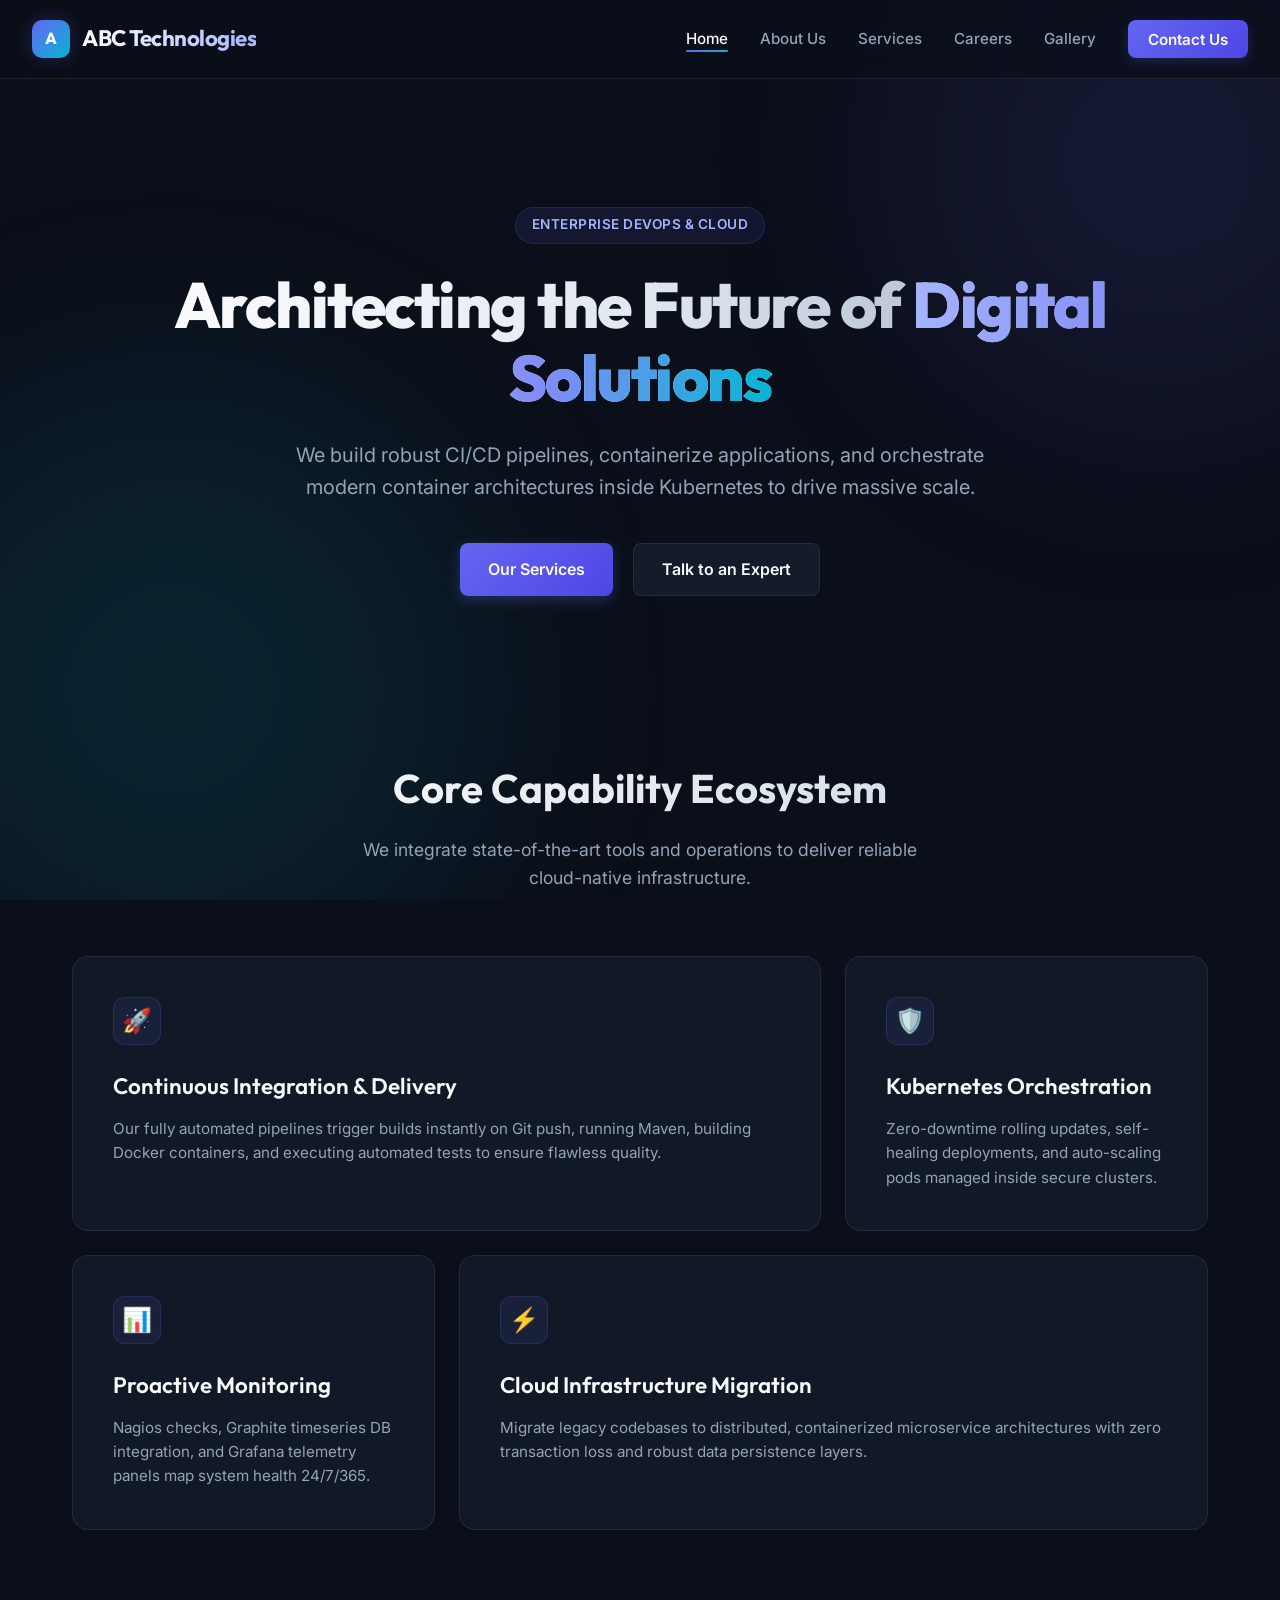
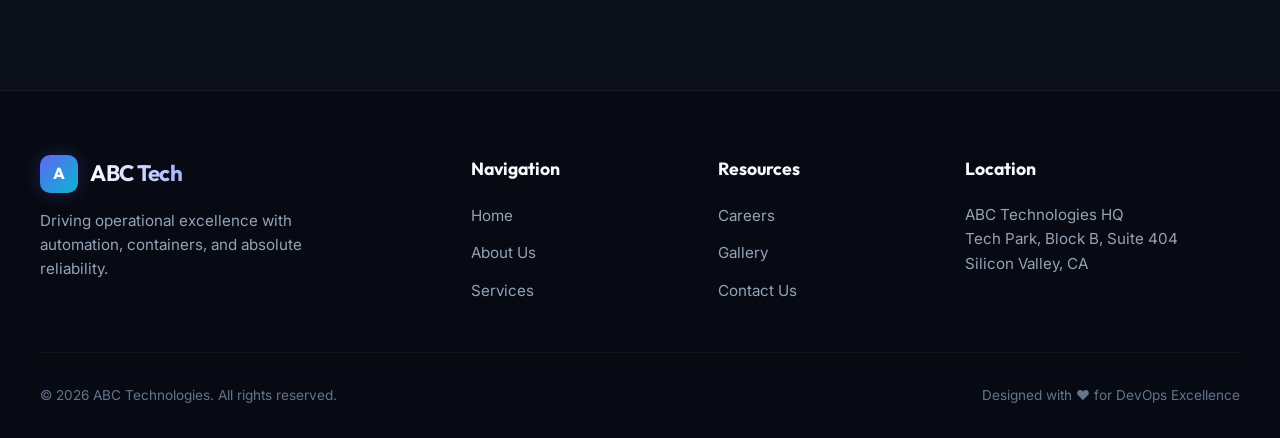
<file: website/index.html>
<!DOCTYPE html>
<html lang="en">
<head>
  <meta charset="UTF-8">
  <meta name="viewport" content="width=device-width, initial-scale=1.0">
  <title>ABC Technologies | Elevating Enterprises</title>
  <meta name="description" content="Next-generation DevOps and cloud computing services for modern enterprise operations.">
  <link rel="stylesheet" href="css/style.css">
</head>
<body>
  <div class="glow-background">
    <div class="glow-orb orb-1"></div>
    <div class="glow-orb orb-2"></div>
  </div>

  <header>
    <a href="index.html" class="logo">
      <div class="logo-icon">A</div>
      <span class="logo-text">ABC Technologies</span>
    </a>
    <button class="mobile-menu-btn" aria-label="Toggle Menu">&#9776;</button>
    <nav>
      <ul>
        <li><a href="index.html" class="active">Home</a></li>
        <li><a href="about.html">About Us</a></li>
        <li><a href="services.html">Services</a></li>
        <li><a href="careers.html">Careers</a></li>
        <li><a href="gallery.html">Gallery</a></li>
        <li><a href="contact.html" class="nav-cta">Contact Us</a></li>
      </ul>
    </nav>
  </header>

  <main>
    <section class="hero">
      <span class="hero-tag">Enterprise DevOps & Cloud</span>
      <h1>Architecting the Future of <span>Digital Solutions</span></h1>
      <p>We build robust CI/CD pipelines, containerize applications, and orchestrate modern container architectures inside Kubernetes to drive massive scale.</p>
      <div class="hero-ctas">
        <a href="services.html" class="btn btn-primary">Our Services</a>
        <a href="contact.html" class="btn btn-secondary">Talk to an Expert</a>
      </div>
    </section>

    <section class="section-container">
      <div class="section-header">
        <h2 class="section-title">Core Capability Ecosystem</h2>
        <p class="section-subtitle">We integrate state-of-the-art tools and operations to deliver reliable cloud-native infrastructure.</p>
      </div>

      <div class="bento-grid">
        <div class="bento-card large">
          <div class="card-icon">🚀</div>
          <h3 class="card-title">Continuous Integration & Delivery</h3>
          <p class="card-desc">Our fully automated pipelines trigger builds instantly on Git push, running Maven, building Docker containers, and executing automated tests to ensure flawless quality.</p>
        </div>
        <div class="bento-card">
          <div class="card-icon">🛡️</div>
          <h3 class="card-title">Kubernetes Orchestration</h3>
          <p class="card-desc">Zero-downtime rolling updates, self-healing deployments, and auto-scaling pods managed inside secure clusters.</p>
        </div>
        <div class="bento-card">
          <div class="card-icon">📊</div>
          <h3 class="card-title">Proactive Monitoring</h3>
          <p class="card-desc">Nagios checks, Graphite timeseries DB integration, and Grafana telemetry panels map system health 24/7/365.</p>
        </div>
        <div class="bento-card large">
          <div class="card-icon">⚡</div>
          <h3 class="card-title">Cloud Infrastructure Migration</h3>
          <p class="card-desc">Migrate legacy codebases to distributed, containerized microservice architectures with zero transaction loss and robust data persistence layers.</p>
        </div>
      </div>
    </section>
  </main>

  <footer>
    <div class="footer-content">
      <div class="footer-brand">
        <a href="index.html" class="logo">
          <div class="logo-icon">A</div>
          <span class="logo-text">ABC Tech</span>
        </a>
        <p>Driving operational excellence with automation, containers, and absolute reliability.</p>
      </div>
      <div class="footer-links">
        <h4>Navigation</h4>
        <ul>
          <li><a href="index.html">Home</a></li>
          <li><a href="about.html">About Us</a></li>
          <li><a href="services.html">Services</a></li>
        </ul>
      </div>
      <div class="footer-links">
        <h4>Resources</h4>
        <ul>
          <li><a href="careers.html">Careers</a></li>
          <li><a href="gallery.html">Gallery</a></li>
          <li><a href="contact.html">Contact Us</a></li>
        </ul>
      </div>
      <div class="footer-links">
        <h4>Location</h4>
        <p style="color: var(--text-secondary); font-size: 0.95rem;">
          ABC Technologies HQ<br>
          Tech Park, Block B, Suite 404<br>
          Silicon Valley, CA
        </p>
      </div>
    </div>
    <div class="footer-bottom">
      <p>&copy; <span id="current-year"></span> ABC Technologies. All rights reserved.</p>
      <p>Designed with ❤️ for DevOps Excellence</p>
    </div>
  </footer>

  <script src="js/main.js"></script>
</body>
</html>
</file>
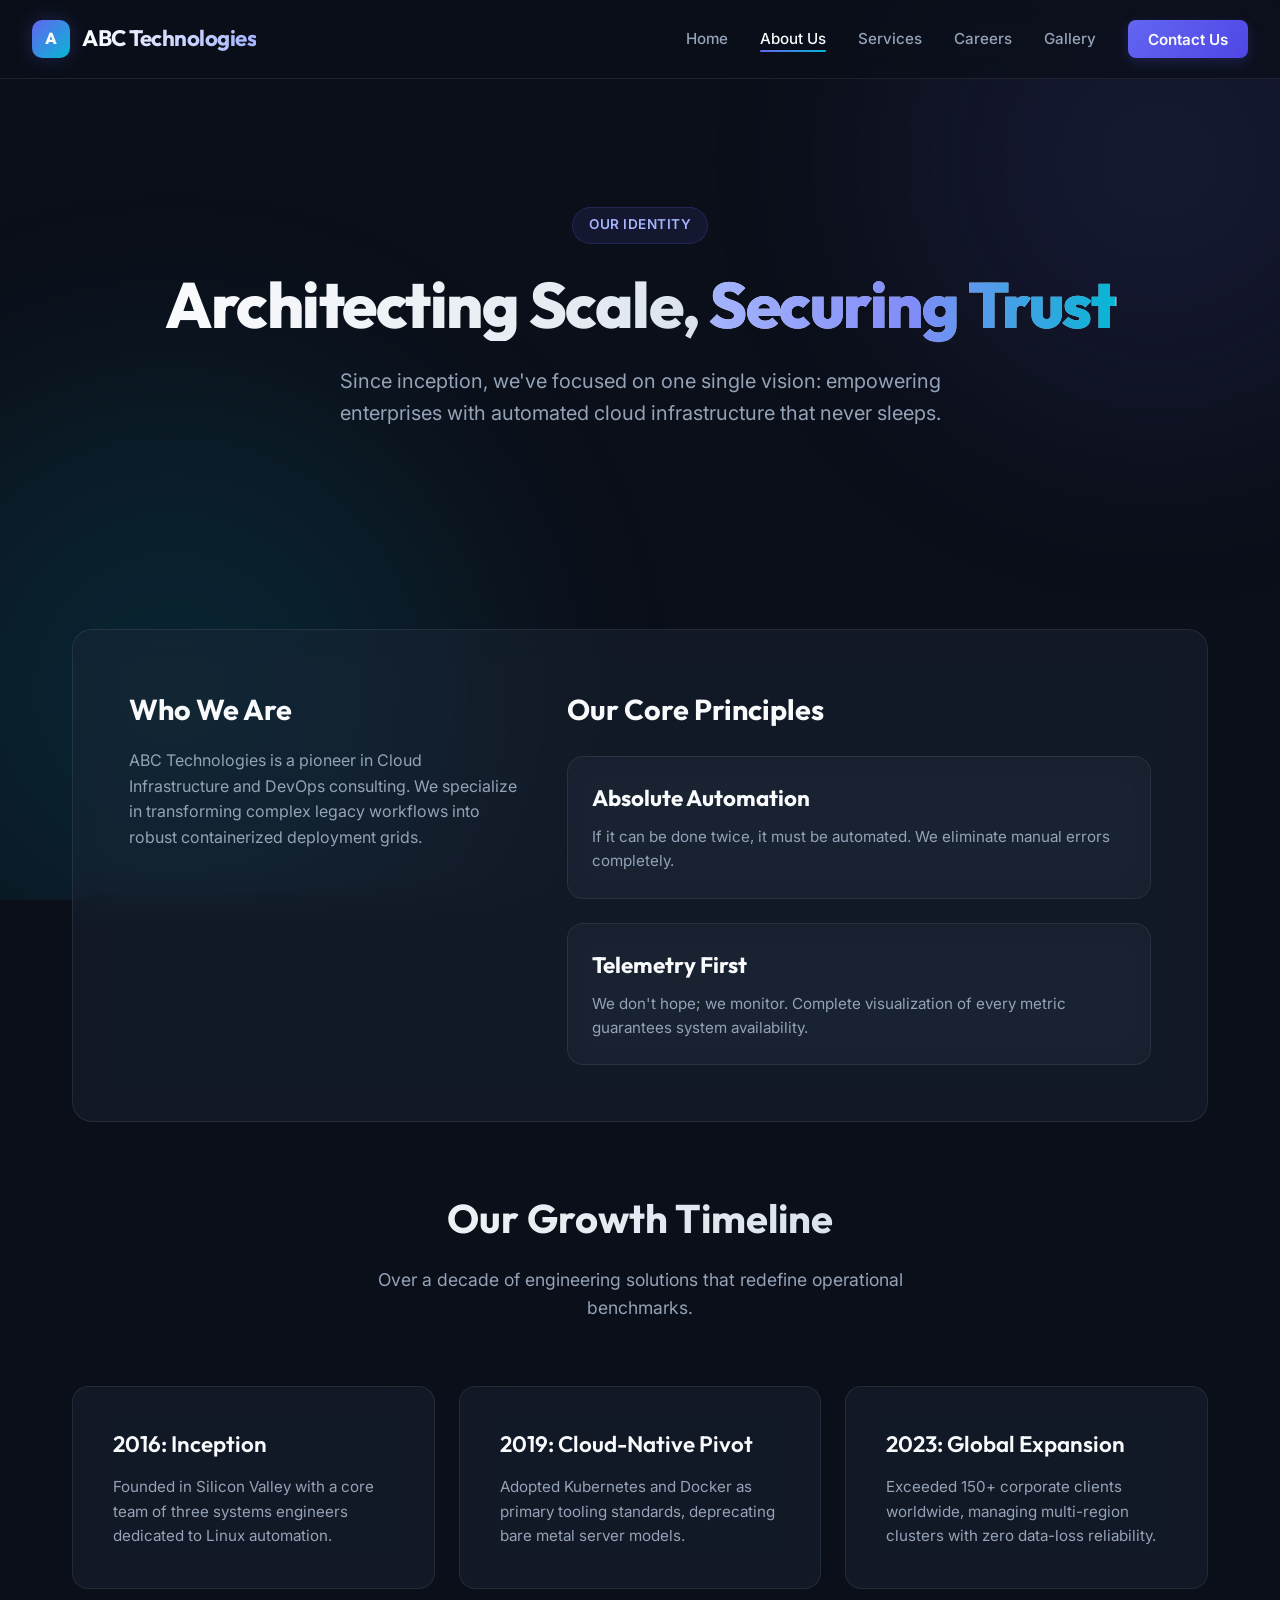
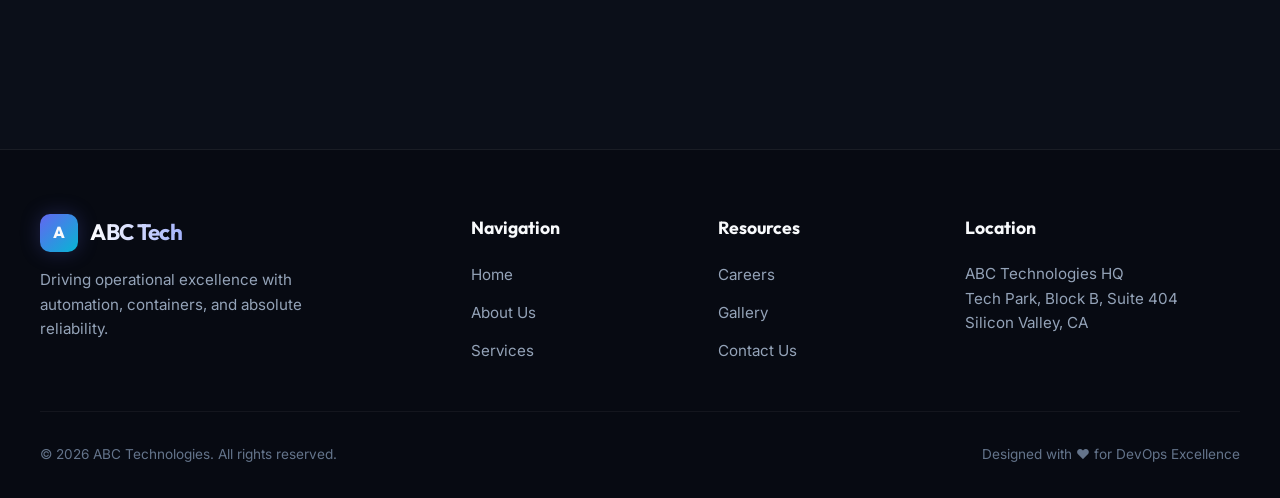
<file: website/about.html>
<!DOCTYPE html>
<html lang="en">
<head>
  <meta charset="UTF-8">
  <meta name="viewport" content="width=device-width, initial-scale=1.0">
  <title>About Us | ABC Technologies</title>
  <meta name="description" content="Learn about ABC Technologies, our journey, mission, values, and leadership.">
  <link rel="stylesheet" href="css/style.css">
</head>
<body>
  <div class="glow-background">
    <div class="glow-orb orb-1"></div>
    <div class="glow-orb orb-2"></div>
  </div>

  <header>
    <a href="index.html" class="logo">
      <div class="logo-icon">A</div>
      <span class="logo-text">ABC Technologies</span>
    </a>
    <button class="mobile-menu-btn" aria-label="Toggle Menu">&#9776;</button>
    <nav>
      <ul>
        <li><a href="index.html">Home</a></li>
        <li><a href="about.html" class="active">About Us</a></li>
        <li><a href="services.html">Services</a></li>
        <li><a href="careers.html">Careers</a></li>
        <li><a href="gallery.html">Gallery</a></li>
        <li><a href="contact.html" class="nav-cta">Contact Us</a></li>
      </ul>
    </nav>
  </header>

  <main>
    <section class="hero">
      <span class="hero-tag">Our Identity</span>
      <h1>Architecting Scale, <span>Securing Trust</span></h1>
      <p>Since inception, we've focused on one single vision: empowering enterprises with automated cloud infrastructure that never sleeps.</p>
    </section>

    <section class="section-container">
      <div class="contact-container" style="margin-bottom: 4rem;">
        <div class="contact-info-panel">
          <h3>Who We Are</h3>
          <p style="color: var(--text-secondary); margin-top: 1rem;">ABC Technologies is a pioneer in Cloud Infrastructure and DevOps consulting. We specialize in transforming complex legacy workflows into robust containerized deployment grids.</p>
        </div>
        <div>
          <h3 style="font-family: var(--font-title); font-size: 1.8rem; margin-bottom: 1.5rem;">Our Core Principles</h3>
          <div class="jobs-list">
            <div class="job-card" style="padding: 1.5rem;">
              <div class="job-info">
                <h3>Absolute Automation</h3>
                <p style="color: var(--text-secondary); font-size: 0.95rem;">If it can be done twice, it must be automated. We eliminate manual errors completely.</p>
              </div>
            </div>
            <div class="job-card" style="padding: 1.5rem;">
              <div class="job-info">
                <h3>Telemetry First</h3>
                <p style="color: var(--text-secondary); font-size: 0.95rem;">We don't hope; we monitor. Complete visualization of every metric guarantees system availability.</p>
              </div>
            </div>
          </div>
        </div>
      </div>

      <div class="section-header">
        <h2 class="section-title">Our Growth Timeline</h2>
        <p class="section-subtitle">Over a decade of engineering solutions that redefine operational benchmarks.</p>
      </div>

      <div class="bento-grid">
        <div class="bento-card">
          <h3 class="card-title">2016: Inception</h3>
          <p class="card-desc">Founded in Silicon Valley with a core team of three systems engineers dedicated to Linux automation.</p>
        </div>
        <div class="bento-card">
          <h3 class="card-title">2019: Cloud-Native Pivot</h3>
          <p class="card-desc">Adopted Kubernetes and Docker as primary tooling standards, deprecating bare metal server models.</p>
        </div>
        <div class="bento-card">
          <h3 class="card-title">2023: Global Expansion</h3>
          <p class="card-desc">Exceeded 150+ corporate clients worldwide, managing multi-region clusters with zero data-loss reliability.</p>
        </div>
      </div>
    </section>
  </main>

  <footer>
    <div class="footer-content">
      <div class="footer-brand">
        <a href="index.html" class="logo">
          <div class="logo-icon">A</div>
          <span class="logo-text">ABC Tech</span>
        </a>
        <p>Driving operational excellence with automation, containers, and absolute reliability.</p>
      </div>
      <div class="footer-links">
        <h4>Navigation</h4>
        <ul>
          <li><a href="index.html">Home</a></li>
          <li><a href="about.html">About Us</a></li>
          <li><a href="services.html">Services</a></li>
        </ul>
      </div>
      <div class="footer-links">
        <h4>Resources</h4>
        <ul>
          <li><a href="careers.html">Careers</a></li>
          <li><a href="gallery.html">Gallery</a></li>
          <li><a href="contact.html">Contact Us</a></li>
        </ul>
      </div>
      <div class="footer-links">
        <h4>Location</h4>
        <p style="color: var(--text-secondary); font-size: 0.95rem;">
          ABC Technologies HQ<br>
          Tech Park, Block B, Suite 404<br>
          Silicon Valley, CA
        </p>
      </div>
    </div>
    <div class="footer-bottom">
      <p>&copy; <span id="current-year"></span> ABC Technologies. All rights reserved.</p>
      <p>Designed with ❤️ for DevOps Excellence</p>
    </div>
  </footer>

  <script src="js/main.js"></script>
</body>
</html>
</file>
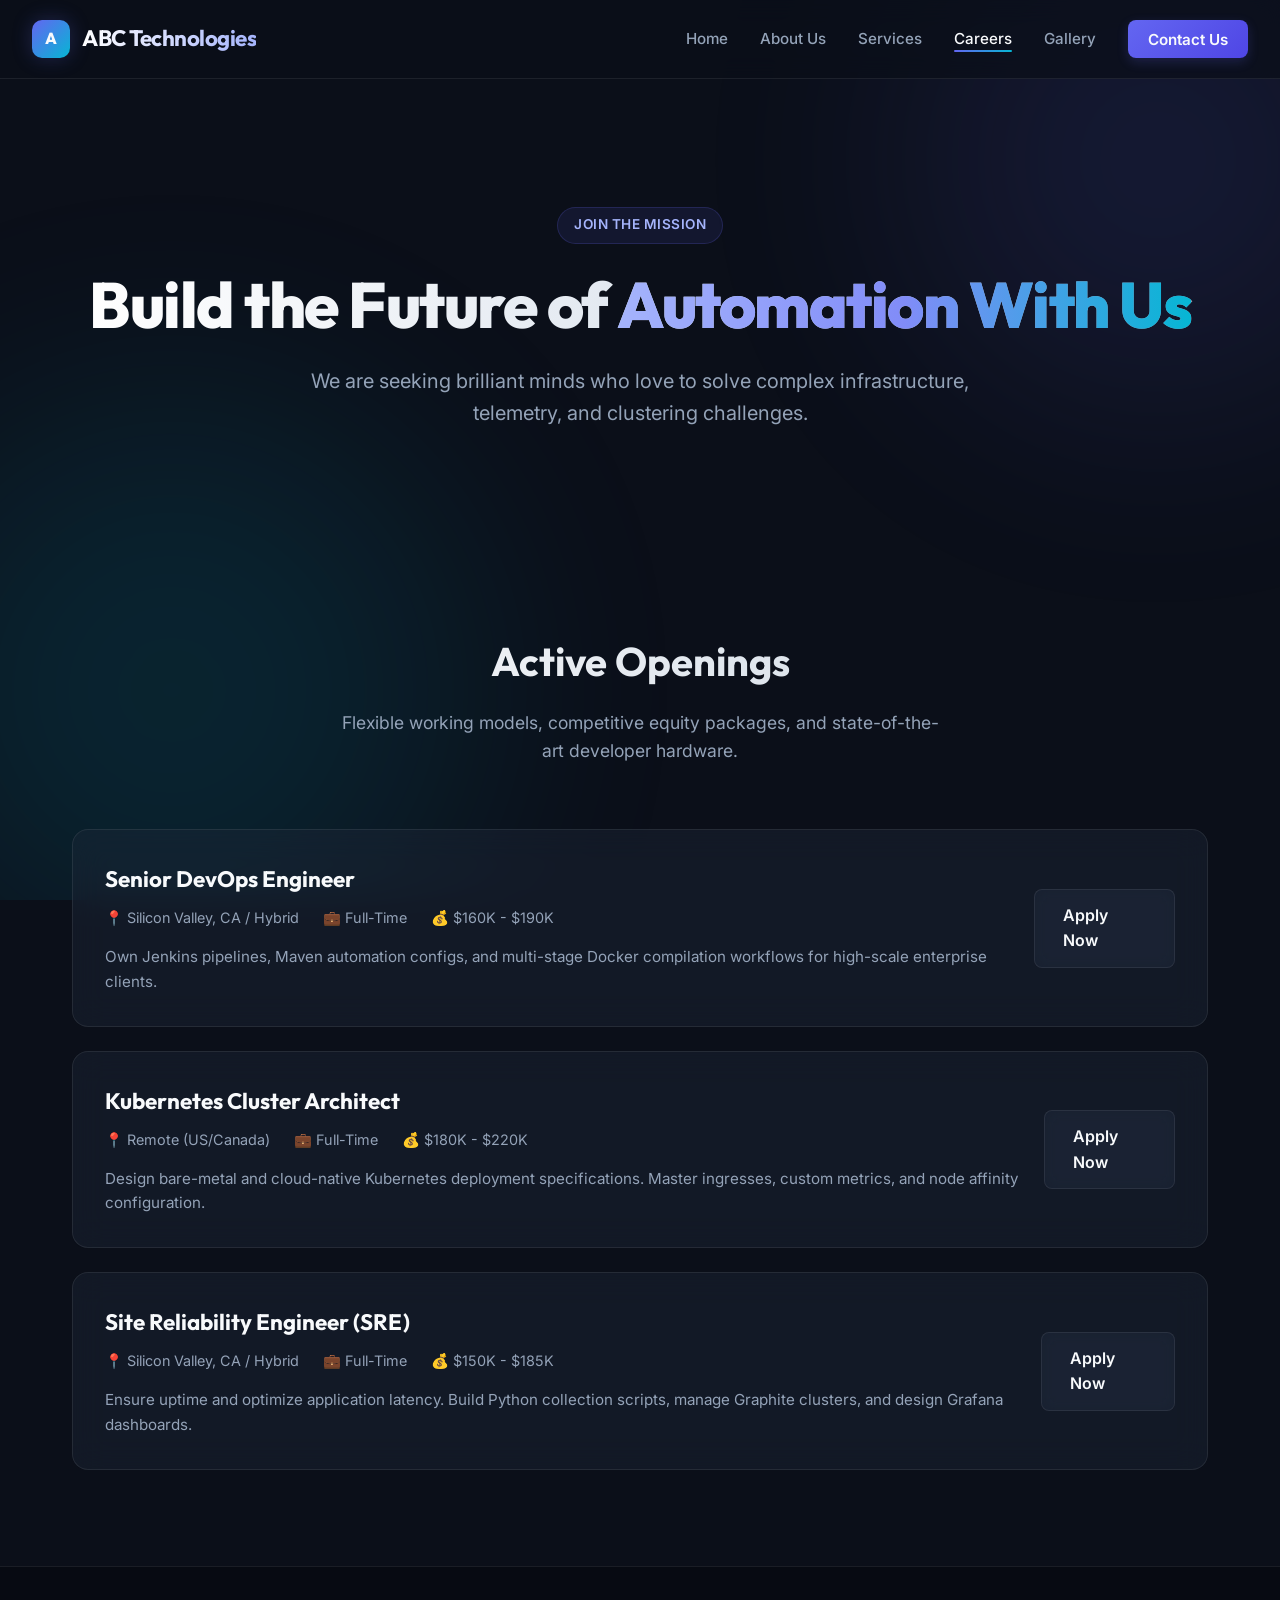
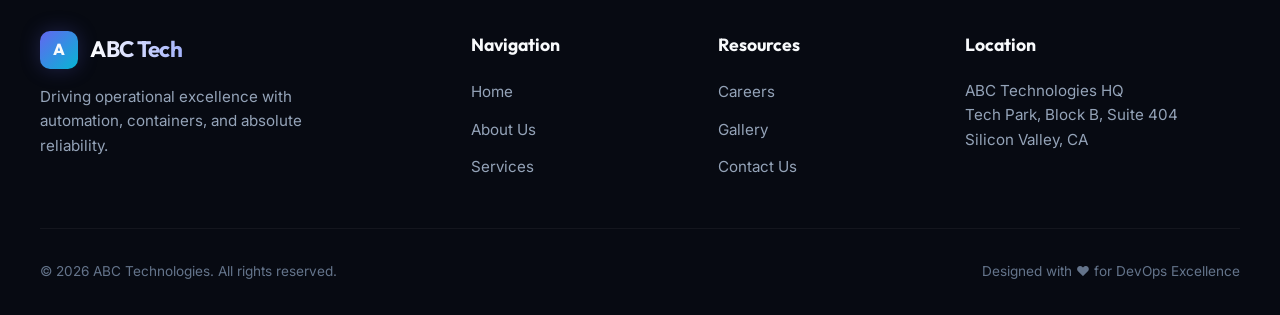
<file: website/careers.html>
<!DOCTYPE html>
<html lang="en">
<head>
  <meta charset="UTF-8">
  <meta name="viewport" content="width=device-width, initial-scale=1.0">
  <title>Careers | ABC Technologies</title>
  <meta name="description" content="Join our world-class engineering team. View our open positions.">
  <link rel="stylesheet" href="css/style.css">
</head>
<body>
  <div class="glow-background">
    <div class="glow-orb orb-1"></div>
    <div class="glow-orb orb-2"></div>
  </div>

  <header>
    <a href="index.html" class="logo">
      <div class="logo-icon">A</div>
      <span class="logo-text">ABC Technologies</span>
    </a>
    <button class="mobile-menu-btn" aria-label="Toggle Menu">&#9776;</button>
    <nav>
      <ul>
        <li><a href="index.html">Home</a></li>
        <li><a href="about.html">About Us</a></li>
        <li><a href="services.html">Services</a></li>
        <li><a href="careers.html" class="active">Careers</a></li>
        <li><a href="gallery.html">Gallery</a></li>
        <li><a href="contact.html" class="nav-cta">Contact Us</a></li>
      </ul>
    </nav>
  </header>

  <main>
    <section class="hero">
      <span class="hero-tag">Join The Mission</span>
      <h1>Build the Future of <span>Automation With Us</span></h1>
      <p>We are seeking brilliant minds who love to solve complex infrastructure, telemetry, and clustering challenges.</p>
    </section>

    <section class="section-container">
      <div class="section-header">
        <h2 class="section-title">Active Openings</h2>
        <p class="section-subtitle">Flexible working models, competitive equity packages, and state-of-the-art developer hardware.</p>
      </div>

      <div class="jobs-list">
        <div class="job-card">
          <div class="job-info">
            <h3>Senior DevOps Engineer</h3>
            <div class="job-meta">
              <span>📍 Silicon Valley, CA / Hybrid</span>
              <span>💼 Full-Time</span>
              <span>💰 $160K - $190K</span>
            </div>
            <p style="color: var(--text-secondary); margin-top: 1rem; font-size: 0.95rem;">Own Jenkins pipelines, Maven automation configs, and multi-stage Docker compilation workflows for high-scale enterprise clients.</p>
          </div>
          <div>
            <a href="contact.html?role=devops" class="btn btn-secondary">Apply Now</a>
          </div>
        </div>

        <div class="job-card">
          <div class="job-info">
            <h3>Kubernetes Cluster Architect</h3>
            <div class="job-meta">
              <span>📍 Remote (US/Canada)</span>
              <span>💼 Full-Time</span>
              <span>💰 $180K - $220K</span>
            </div>
            <p style="color: var(--text-secondary); margin-top: 1rem; font-size: 0.95rem;">Design bare-metal and cloud-native Kubernetes deployment specifications. Master ingresses, custom metrics, and node affinity configuration.</p>
          </div>
          <div>
            <a href="contact.html?role=k8s" class="btn btn-secondary">Apply Now</a>
          </div>
        </div>

        <div class="job-card">
          <div class="job-info">
            <h3>Site Reliability Engineer (SRE)</h3>
            <div class="job-meta">
              <span>📍 Silicon Valley, CA / Hybrid</span>
              <span>💼 Full-Time</span>
              <span>💰 $150K - $185K</span>
            </div>
            <p style="color: var(--text-secondary); margin-top: 1rem; font-size: 0.95rem;">Ensure uptime and optimize application latency. Build Python collection scripts, manage Graphite clusters, and design Grafana dashboards.</p>
          </div>
          <div>
            <a href="contact.html?role=sre" class="btn btn-secondary">Apply Now</a>
          </div>
        </div>
      </div>
    </section>
  </main>

  <footer>
    <div class="footer-content">
      <div class="footer-brand">
        <a href="index.html" class="logo">
          <div class="logo-icon">A</div>
          <span class="logo-text">ABC Tech</span>
        </a>
        <p>Driving operational excellence with automation, containers, and absolute reliability.</p>
      </div>
      <div class="footer-links">
        <h4>Navigation</h4>
        <ul>
          <li><a href="index.html">Home</a></li>
          <li><a href="about.html">About Us</a></li>
          <li><a href="services.html">Services</a></li>
        </ul>
      </div>
      <div class="footer-links">
        <h4>Resources</h4>
        <ul>
          <li><a href="careers.html">Careers</a></li>
          <li><a href="gallery.html">Gallery</a></li>
          <li><a href="contact.html">Contact Us</a></li>
        </ul>
      </div>
      <div class="footer-links">
        <h4>Location</h4>
        <p style="color: var(--text-secondary); font-size: 0.95rem;">
          ABC Technologies HQ<br>
          Tech Park, Block B, Suite 404<br>
          Silicon Valley, CA
        </p>
      </div>
    </div>
    <div class="footer-bottom">
      <p>&copy; <span id="current-year"></span> ABC Technologies. All rights reserved.</p>
      <p>Designed with ❤️ for DevOps Excellence</p>
    </div>
  </footer>

  <script src="js/main.js"></script>
</body>
</html>
</file>
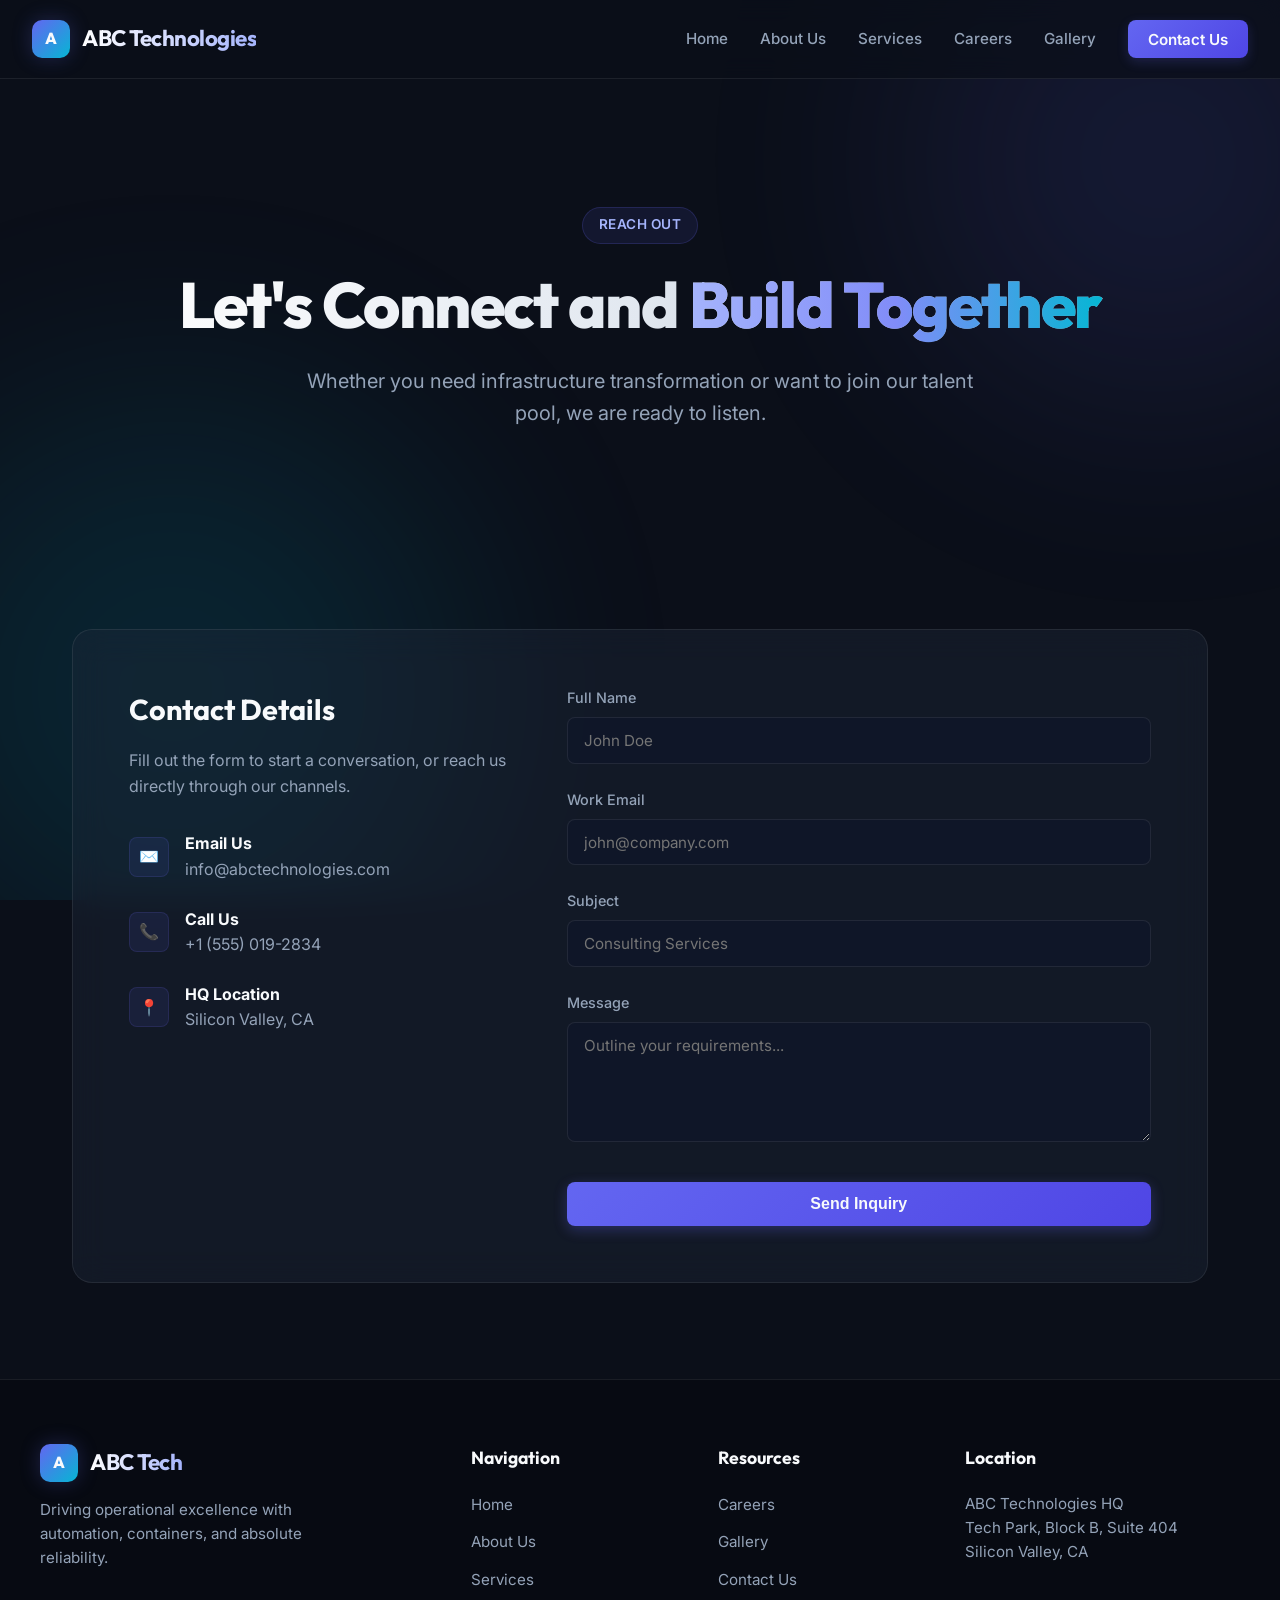
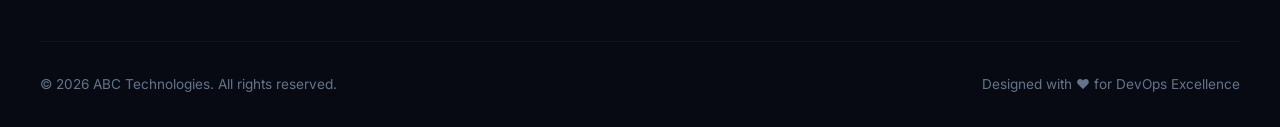
<file: website/contact.html>
<!DOCTYPE html>
<html lang="en">
<head>
  <meta charset="UTF-8">
  <meta name="viewport" content="width=device-width, initial-scale=1.0">
  <title>Contact Us | ABC Technologies</title>
  <meta name="description" content="Get in touch with ABC Technologies. Submit inquiries and applications.">
  <link rel="stylesheet" href="css/style.css">
</head>
<body>
  <div class="glow-background">
    <div class="glow-orb orb-1"></div>
    <div class="glow-orb orb-2"></div>
  </div>

  <header>
    <a href="index.html" class="logo">
      <div class="logo-icon">A</div>
      <span class="logo-text">ABC Technologies</span>
    </a>
    <button class="mobile-menu-btn" aria-label="Toggle Menu">&#9776;</button>
    <nav>
      <ul>
        <li><a href="index.html">Home</a></li>
        <li><a href="about.html">About Us</a></li>
        <li><a href="services.html">Services</a></li>
        <li><a href="careers.html">Careers</a></li>
        <li><a href="gallery.html">Gallery</a></li>
        <li><a href="contact.html" class="nav-cta active">Contact Us</a></li>
      </ul>
    </nav>
  </header>

  <main>
    <section class="hero">
      <span class="hero-tag">Reach Out</span>
      <h1>Let's Connect and <span>Build Together</span></h1>
      <p>Whether you need infrastructure transformation or want to join our talent pool, we are ready to listen.</p>
    </section>

    <section class="section-container">
      <div class="contact-container">
        <div class="contact-info-panel">
          <h3>Contact Details</h3>
          <p style="color: var(--text-secondary); margin-top: 1rem;">Fill out the form to start a conversation, or reach us directly through our channels.</p>
          
          <ul class="contact-info-list">
            <li class="contact-info-item">
              <div class="contact-info-icon">✉️</div>
              <div>
                <strong style="display: block; color: var(--text-primary);">Email Us</strong>
                <span>info@abctechnologies.com</span>
              </div>
            </li>
            <li class="contact-info-item">
              <div class="contact-info-icon">📞</div>
              <div>
                <strong style="display: block; color: var(--text-primary);">Call Us</strong>
                <span>+1 (555) 019-2834</span>
              </div>
            </li>
            <li class="contact-info-item">
              <div class="contact-info-icon">📍</div>
              <div>
                <strong style="display: block; color: var(--text-primary);">HQ Location</strong>
                <span>Silicon Valley, CA</span>
              </div>
            </li>
          </ul>
        </div>

        <div>
          <form class="contact-form" id="inquiryForm" onsubmit="event.preventDefault(); alert('Thank you! Your message has been received.');">
            <div class="form-group">
              <label for="name" class="form-label">Full Name</label>
              <input type="text" id="name" name="name" class="form-input" placeholder="John Doe" required>
            </div>
            <div class="form-group">
              <label for="email" class="form-label">Work Email</label>
              <input type="email" id="email" name="email" class="form-input" placeholder="john@company.com" required>
            </div>
            <div class="form-group">
              <label for="subject" class="form-label">Subject</label>
              <input type="text" id="subject" name="subject" class="form-input" placeholder="Consulting Services" required>
            </div>
            <div class="form-group">
              <label for="message" class="form-label">Message</label>
              <textarea id="message" name="message" class="form-input" placeholder="Outline your requirements..." required></textarea>
            </div>
            <button type="submit" class="btn btn-primary" style="margin-top: 1rem; width: 100%;">Send Inquiry</button>
          </form>
        </div>
      </div>
    </section>
  </main>

  <footer>
    <div class="footer-content">
      <div class="footer-brand">
        <a href="index.html" class="logo">
          <div class="logo-icon">A</div>
          <span class="logo-text">ABC Tech</span>
        </a>
        <p>Driving operational excellence with automation, containers, and absolute reliability.</p>
      </div>
      <div class="footer-links">
        <h4>Navigation</h4>
        <ul>
          <li><a href="index.html">Home</a></li>
          <li><a href="about.html">About Us</a></li>
          <li><a href="services.html">Services</a></li>
        </ul>
      </div>
      <div class="footer-links">
        <h4>Resources</h4>
        <ul>
          <li><a href="careers.html">Careers</a></li>
          <li><a href="gallery.html">Gallery</a></li>
          <li><a href="contact.html">Contact Us</a></li>
        </ul>
      </div>
      <div class="footer-links">
        <h4>Location</h4>
        <p style="color: var(--text-secondary); font-size: 0.95rem;">
          ABC Technologies HQ<br>
          Tech Park, Block B, Suite 404<br>
          Silicon Valley, CA
        </p>
      </div>
    </div>
    <div class="footer-bottom">
      <p>&copy; <span id="current-year"></span> ABC Technologies. All rights reserved.</p>
      <p>Designed with ❤️ for DevOps Excellence</p>
    </div>
  </footer>

  <script src="js/main.js"></script>
  <script>
    // Autofill subject from query param if present
    window.addEventListener('DOMContentLoaded', () => {
      const params = new URLSearchParams(window.location.search);
      const role = params.get('role');
      const subjectInput = document.getElementById('subject');
      if (role && subjectInput) {
        if (role === 'devops') {
          subjectInput.value = 'Job Application: Senior DevOps Engineer';
        } else if (role === 'k8s') {
          subjectInput.value = 'Job Application: Kubernetes Cluster Architect';
        } else if (role === 'sre') {
          subjectInput.value = 'Job Application: Site Reliability Engineer (SRE)';
        }
      }
    });
  </script>
</body>
</html>
</file>
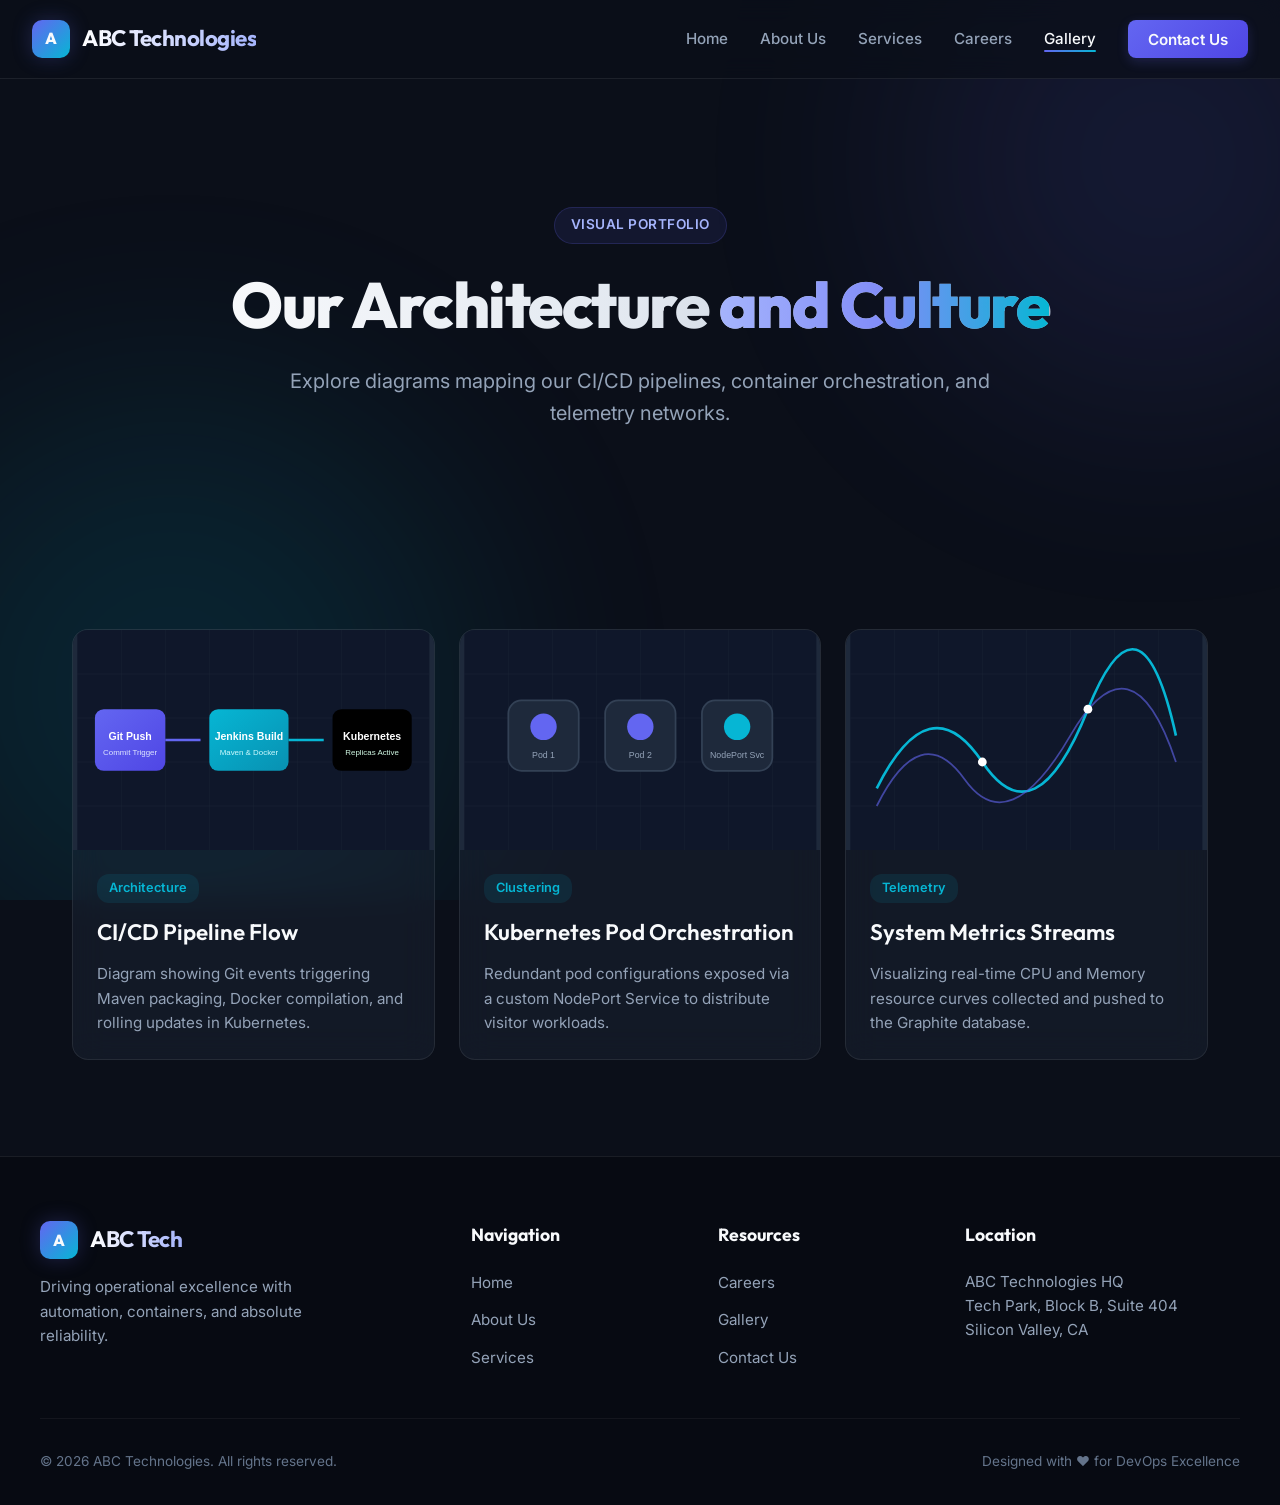
<file: website/gallery.html>
<!DOCTYPE html>
<html lang="en">
<head>
  <meta charset="UTF-8">
  <meta name="viewport" content="width=device-width, initial-scale=1.0">
  <title>Gallery | ABC Technologies</title>
  <meta name="description" content="View diagrams of our DevOps pipeline architecture, Kubernetes setup, and office.">
  <link rel="stylesheet" href="css/style.css">
</head>
<body>
  <div class="glow-background">
    <div class="glow-orb orb-1"></div>
    <div class="glow-orb orb-2"></div>
  </div>

  <header>
    <a href="index.html" class="logo">
      <div class="logo-icon">A</div>
      <span class="logo-text">ABC Technologies</span>
    </a>
    <button class="mobile-menu-btn" aria-label="Toggle Menu">&#9776;</button>
    <nav>
      <ul>
        <li><a href="index.html">Home</a></li>
        <li><a href="about.html">About Us</a></li>
        <li><a href="services.html">Services</a></li>
        <li><a href="careers.html">Careers</a></li>
        <li><a href="gallery.html" class="active">Gallery</a></li>
        <li><a href="contact.html" class="nav-cta">Contact Us</a></li>
      </ul>
    </nav>
  </header>

  <main>
    <section class="hero">
      <span class="hero-tag">Visual Portfolio</span>
      <h1>Our Architecture <span>and Culture</span></h1>
      <p>Explore diagrams mapping our CI/CD pipelines, container orchestration, and telemetry networks.</p>
    </section>

    <section class="section-container">
      <div class="gallery-grid">
        <!-- Diagram 1 -->
        <div class="gallery-item">
          <div class="gallery-img-container">
            <svg class="gallery-svg" viewBox="0 0 400 250" xmlns="http://www.w3.org/2000/svg">
              <defs>
                <linearGradient id="grad1" x1="0%" y1="0%" x2="100%" y2="100%">
                  <stop offset="0%" style="stop-color:#6366f1;stop-opacity:1" />
                  <stop offset="100%" style="stop-color:#4f46e5;stop-opacity:1" />
                </linearGradient>
                <linearGradient id="grad2" x1="0%" y1="0%" x2="100%" y2="100%">
                  <stop offset="0%" style="stop-color:#06b6d4;stop-opacity:1" />
                  <stop offset="100%" style="stop-color:#0891b2;stop-opacity:1" />
                </linearGradient>
              </defs>
              <rect width="100%" height="100%" fill="#0f172a" />
              <!-- Grids -->
              <path d="M 0,50 L 400,50 M 0,100 L 400,100 M 0,150 L 400,150 M 0,200 L 400,200 M 50,0 L 50,250 M 100,0 L 100,250 M 150,0 L 150,250 M 200,0 L 200,250 M 250,0 L 250,250 M 300,0 L 300,250 M 350,0 L 350,250" stroke="#1e293b" stroke-width="0.5" />
              <!-- Pipeline flow -->
              <rect x="20" y="90" width="80" height="70" rx="10" fill="url(#grad1)" />
              <text x="60" y="125" fill="#ffffff" font-family="sans-serif" font-size="12" font-weight="bold" text-anchor="middle">Git Push</text>
              <text x="60" y="142" fill="#e0e7ff" font-family="sans-serif" font-size="9" text-anchor="middle">Commit Trigger</text>
              
              <path d="M 100,125 L 140,125" stroke="#6366f1" stroke-width="3" fill="none" marker-end="url(#arrow)" />
              
              <rect x="150" y="90" width="90" height="70" rx="10" fill="url(#grad2)" />
              <text x="195" y="125" fill="#ffffff" font-family="sans-serif" font-size="12" font-weight="bold" text-anchor="middle">Jenkins Build</text>
              <text x="195" y="142" fill="#cffafe" font-family="sans-serif" font-size="9" text-anchor="middle">Maven & Docker</text>
              
              <path d="M 240,125 L 280,125" stroke="#06b6d4" stroke-width="3" fill="none" />
              
              <rect x="290" y="90" width="90" height="70" rx="10" fill="linear-gradient(135deg, #10b981, #059669)" />
              <text x="335" y="125" fill="#ffffff" font-family="sans-serif" font-size="12" font-weight="bold" text-anchor="middle">Kubernetes</text>
              <text x="335" y="142" fill="#d1fae5" font-family="sans-serif" font-size="9" text-anchor="middle">Replicas Active</text>
            </svg>
          </div>
          <div class="gallery-info">
            <span class="gallery-tag">Architecture</span>
            <h3 class="card-title">CI/CD Pipeline Flow</h3>
            <p class="card-desc">Diagram showing Git events triggering Maven packaging, Docker compilation, and rolling updates in Kubernetes.</p>
          </div>
        </div>

        <!-- Diagram 2 -->
        <div class="gallery-item">
          <div class="gallery-img-container">
            <svg class="gallery-svg" viewBox="0 0 400 250" xmlns="http://www.w3.org/2000/svg">
              <rect width="100%" height="100%" fill="#0f172a" />
              <path d="M 0,50 L 400,50 M 0,100 L 400,100 M 0,150 L 400,150 M 0,200 L 400,200 M 50,0 L 50,250 M 100,0 L 100,250 M 150,0 L 150,250 M 200,0 L 200,250 M 250,0 L 250,250 M 300,0 L 300,250 M 350,0 L 350,250" stroke="#1e293b" stroke-width="0.5" />
              <!-- Pods -->
              <rect x="50" y="80" width="80" height="80" rx="15" fill="#1e293b" stroke="#334155" stroke-width="2" />
              <circle cx="90" cy="110" r="15" fill="#6366f1" />
              <text x="90" y="145" fill="#94a3b8" font-family="sans-serif" font-size="10" text-anchor="middle">Pod 1</text>
              
              <rect x="160" y="80" width="80" height="80" rx="15" fill="#1e293b" stroke="#334155" stroke-width="2" />
              <circle cx="200" cy="110" r="15" fill="#6366f1" />
              <text x="200" y="145" fill="#94a3b8" font-family="sans-serif" font-size="10" text-anchor="middle">Pod 2</text>
              
              <rect x="270" y="80" width="80" height="80" rx="15" fill="#1e293b" stroke="#334155" stroke-width="2" />
              <circle cx="310" cy="110" r="15" fill="#06b6d4" />
              <text x="310" y="145" fill="#94a3b8" font-family="sans-serif" font-size="10" text-anchor="middle">NodePort Svc</text>
            </svg>
          </div>
          <div class="gallery-info">
            <span class="gallery-tag">Clustering</span>
            <h3 class="card-title">Kubernetes Pod Orchestration</h3>
            <p class="card-desc">Redundant pod configurations exposed via a custom NodePort Service to distribute visitor workloads.</p>
          </div>
        </div>

        <!-- Diagram 3 -->
        <div class="gallery-item">
          <div class="gallery-img-container">
            <svg class="gallery-svg" viewBox="0 0 400 250" xmlns="http://www.w3.org/2000/svg">
              <rect width="100%" height="100%" fill="#0f172a" />
              <path d="M 0,50 L 400,50 M 0,100 L 400,100 M 0,150 L 400,150 M 0,200 L 400,200 M 50,0 L 50,250 M 100,0 L 100,250 M 150,0 L 150,250 M 200,0 L 200,250 M 250,0 L 250,250 M 300,0 L 300,250 M 350,0 L 350,250" stroke="#1e293b" stroke-width="0.5" />
              <!-- Telemetry waves -->
              <path d="M 30,180 Q 90,60 150,150 T 270,90 T 370,120" stroke="#06b6d4" stroke-width="3" fill="none" />
              <path d="M 30,200 Q 80,100 130,170 T 250,120 T 370,150" stroke="#6366f1" stroke-width="2" fill="none" opacity="0.6" />
              <circle cx="150" cy="150" r="5" fill="#ffffff" />
              <circle cx="270" cy="90" r="5" fill="#ffffff" />
            </svg>
          </div>
          <div class="gallery-info">
            <span class="gallery-tag">Telemetry</span>
            <h3 class="card-title">System Metrics Streams</h3>
            <p class="card-desc">Visualizing real-time CPU and Memory resource curves collected and pushed to the Graphite database.</p>
          </div>
        </div>
      </div>
    </section>
  </main>

  <footer>
    <div class="footer-content">
      <div class="footer-brand">
        <a href="index.html" class="logo">
          <div class="logo-icon">A</div>
          <span class="logo-text">ABC Tech</span>
        </a>
        <p>Driving operational excellence with automation, containers, and absolute reliability.</p>
      </div>
      <div class="footer-links">
        <h4>Navigation</h4>
        <ul>
          <li><a href="index.html">Home</a></li>
          <li><a href="about.html">About Us</a></li>
          <li><a href="services.html">Services</a></li>
        </ul>
      </div>
      <div class="footer-links">
        <h4>Resources</h4>
        <ul>
          <li><a href="careers.html">Careers</a></li>
          <li><a href="gallery.html">Gallery</a></li>
          <li><a href="contact.html">Contact Us</a></li>
        </ul>
      </div>
      <div class="footer-links">
        <h4>Location</h4>
        <p style="color: var(--text-secondary); font-size: 0.95rem;">
          ABC Technologies HQ<br>
          Tech Park, Block B, Suite 404<br>
          Silicon Valley, CA
        </p>
      </div>
    </div>
    <div class="footer-bottom">
      <p>&copy; <span id="current-year"></span> ABC Technologies. All rights reserved.</p>
      <p>Designed with ❤️ for DevOps Excellence</p>
    </div>
  </footer>

  <script src="js/main.js"></script>
</body>
</html>
</file>
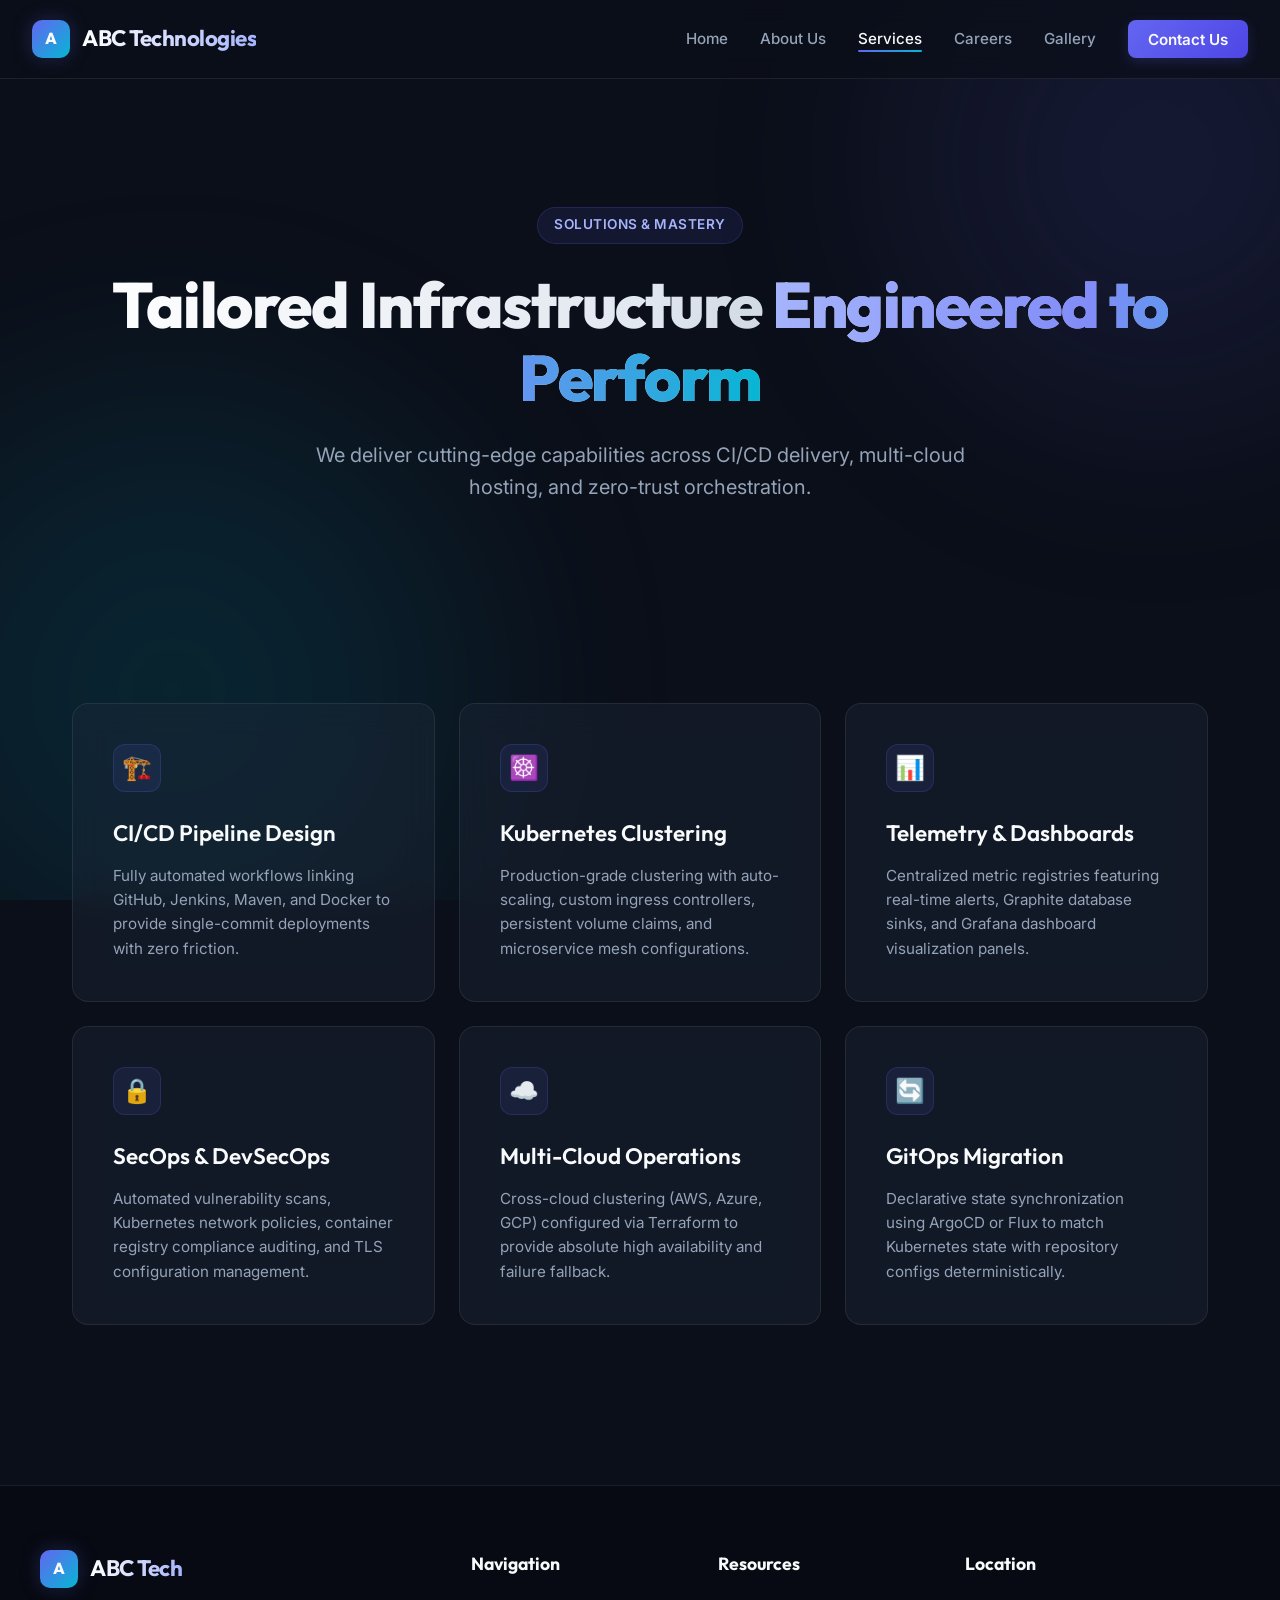
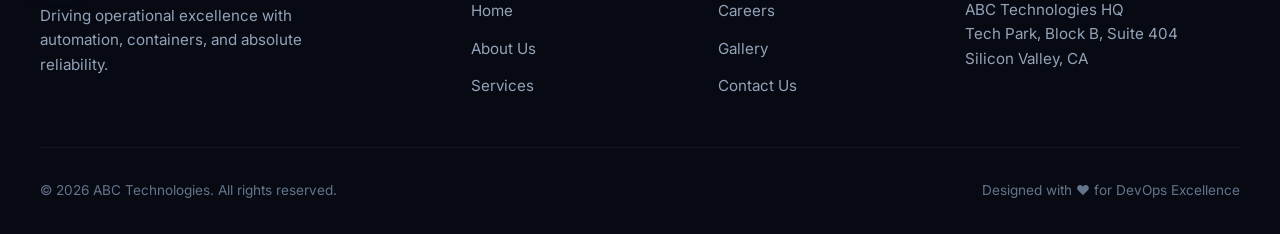
<file: website/services.html>
<!DOCTYPE html>
<html lang="en">
<head>
  <meta charset="UTF-8">
  <meta name="viewport" content="width=device-width, initial-scale=1.0">
  <title>Our Services | ABC Technologies</title>
  <meta name="description" content="Explore the range of engineering services offered by ABC Technologies.">
  <link rel="stylesheet" href="css/style.css">
</head>
<body>
  <div class="glow-background">
    <div class="glow-orb orb-1"></div>
    <div class="glow-orb orb-2"></div>
  </div>

  <header>
    <a href="index.html" class="logo">
      <div class="logo-icon">A</div>
      <span class="logo-text">ABC Technologies</span>
    </a>
    <button class="mobile-menu-btn" aria-label="Toggle Menu">&#9776;</button>
    <nav>
      <ul>
        <li><a href="index.html">Home</a></li>
        <li><a href="about.html">About Us</a></li>
        <li><a href="services.html" class="active">Services</a></li>
        <li><a href="careers.html">Careers</a></li>
        <li><a href="gallery.html">Gallery</a></li>
        <li><a href="contact.html" class="nav-cta">Contact Us</a></li>
      </ul>
    </nav>
  </header>

  <main>
    <section class="hero">
      <span class="hero-tag">Solutions & Mastery</span>
      <h1>Tailored Infrastructure <span>Engineered to Perform</span></h1>
      <p>We deliver cutting-edge capabilities across CI/CD delivery, multi-cloud hosting, and zero-trust orchestration.</p>
    </section>

    <section class="section-container">
      <div class="bento-grid">
        <div class="bento-card">
          <div class="card-icon">🏗️</div>
          <h3 class="card-title">CI/CD Pipeline Design</h3>
          <p class="card-desc">Fully automated workflows linking GitHub, Jenkins, Maven, and Docker to provide single-commit deployments with zero friction.</p>
        </div>
        <div class="bento-card">
          <div class="card-icon">☸️</div>
          <h3 class="card-title">Kubernetes Clustering</h3>
          <p class="card-desc">Production-grade clustering with auto-scaling, custom ingress controllers, persistent volume claims, and microservice mesh configurations.</p>
        </div>
        <div class="bento-card">
          <div class="card-icon">📊</div>
          <h3 class="card-title">Telemetry & Dashboards</h3>
          <p class="card-desc">Centralized metric registries featuring real-time alerts, Graphite database sinks, and Grafana dashboard visualization panels.</p>
        </div>
        <div class="bento-card">
          <div class="card-icon">🔒</div>
          <h3 class="card-title">SecOps & DevSecOps</h3>
          <p class="card-desc">Automated vulnerability scans, Kubernetes network policies, container registry compliance auditing, and TLS configuration management.</p>
        </div>
        <div class="bento-card">
          <div class="card-icon">☁️</div>
          <h3 class="card-title">Multi-Cloud Operations</h3>
          <p class="card-desc">Cross-cloud clustering (AWS, Azure, GCP) configured via Terraform to provide absolute high availability and failure fallback.</p>
        </div>
        <div class="bento-card">
          <div class="card-icon">🔄</div>
          <h3 class="card-title">GitOps Migration</h3>
          <p class="card-desc">Declarative state synchronization using ArgoCD or Flux to match Kubernetes state with repository configs deterministically.</p>
        </div>
      </div>
    </section>
  </main>

  <footer>
    <div class="footer-content">
      <div class="footer-brand">
        <a href="index.html" class="logo">
          <div class="logo-icon">A</div>
          <span class="logo-text">ABC Tech</span>
        </a>
        <p>Driving operational excellence with automation, containers, and absolute reliability.</p>
      </div>
      <div class="footer-links">
        <h4>Navigation</h4>
        <ul>
          <li><a href="index.html">Home</a></li>
          <li><a href="about.html">About Us</a></li>
          <li><a href="services.html">Services</a></li>
        </ul>
      </div>
      <div class="footer-links">
        <h4>Resources</h4>
        <ul>
          <li><a href="careers.html">Careers</a></li>
          <li><a href="gallery.html">Gallery</a></li>
          <li><a href="contact.html">Contact Us</a></li>
        </ul>
      </div>
      <div class="footer-links">
        <h4>Location</h4>
        <p style="color: var(--text-secondary); font-size: 0.95rem;">
          ABC Technologies HQ<br>
          Tech Park, Block B, Suite 404<br>
          Silicon Valley, CA
        </p>
      </div>
    </div>
    <div class="footer-bottom">
      <p>&copy; <span id="current-year"></span> ABC Technologies. All rights reserved.</p>
      <p>Designed with ❤️ for DevOps Excellence</p>
    </div>
  </footer>

  <script src="js/main.js"></script>
</body>
</html>
</file>
<file: website/css/style.css>
@import url('https://fonts.googleapis.com/css2?family=Inter:wght@300;400;500;600;700&family=Outfit:wght@400;500;600;700;800&display=swap');

:root {
  --bg-primary: #0b0f19;
  --bg-secondary: #111827;
  --bg-card: rgba(30, 41, 59, 0.4);
  --border-color: rgba(255, 255, 255, 0.08);
  
  --primary: #6366f1; /* Indigo */
  --primary-hover: #4f46e5;
  --accent: #06b6d4; /* Cyan */
  --accent-glow: rgba(6, 182, 212, 0.15);
  
  --text-primary: #f8fafc;
  --text-secondary: #94a3b8;
  --text-muted: #64748b;
  
  --font-title: 'Outfit', sans-serif;
  --font-body: 'Inter', sans-serif;
  
  --transition: all 0.3s cubic-bezier(0.4, 0, 0.2, 1);
  --shadow-sm: 0 1px 2px 0 rgba(0, 0, 0, 0.05);
  --shadow-md: 0 4px 6px -1px rgba(0, 0, 0, 0.1), 0 2px 4px -2px rgba(0, 0, 0, 0.1);
  --shadow-lg: 0 10px 15px -3px rgba(0, 0, 0, 0.3), 0 4px 6px -4px rgba(0, 0, 0, 0.3);
  --shadow-glow: 0 0 20px rgba(99, 102, 241, 0.25);
}

* {
  box-sizing: border-box;
  margin: 0;
  padding: 0;
}

body {
  background-color: var(--bg-primary);
  color: var(--text-primary);
  font-family: var(--font-body);
  line-height: 1.6;
  overflow-x: hidden;
}

/* Scrollbar Customization */
::-webkit-scrollbar {
  width: 8px;
}
::-webkit-scrollbar-track {
  background: var(--bg-primary);
}
::-webkit-scrollbar-thumb {
  background: #1e293b;
  border-radius: 4px;
}
::-webkit-scrollbar-thumb:hover {
  background: var(--primary);
}

/* Background Gradients */
.glow-background {
  position: fixed;
  top: 0;
  left: 0;
  width: 100%;
  height: 100%;
  z-index: -1;
  pointer-events: none;
  overflow: hidden;
}

.glow-orb {
  position: absolute;
  border-radius: 50%;
  filter: blur(120px);
  opacity: 0.12;
}

.orb-1 {
  top: -10%;
  right: -10%;
  width: 500px;
  height: 500px;
  background: var(--primary);
}

.orb-2 {
  bottom: -10%;
  left: -10%;
  width: 600px;
  height: 600px;
  background: var(--accent);
}

/* Navigation */
header {
  position: sticky;
  top: 0;
  z-index: 100;
  background: rgba(11, 15, 25, 0.7);
  backdrop-filter: blur(12px);
  -webkit-backdrop-filter: blur(12px);
  border-bottom: 1px solid var(--border-color);
  padding: 1.25rem 2rem;
  display: flex;
  justify-content: space-between;
  align-items: center;
}

.logo {
  display: flex;
  align-items: center;
  gap: 0.75rem;
  text-decoration: none;
}

.logo-icon {
  width: 38px;
  height: 38px;
  background: linear-gradient(135deg, var(--primary), var(--accent));
  border-radius: 10px;
  display: flex;
  align-items: center;
  justify-content: center;
  font-weight: 800;
  font-family: var(--font-title);
  color: var(--text-primary);
  box-shadow: var(--shadow-glow);
}

.logo-text {
  font-family: var(--font-title);
  font-size: 1.4rem;
  font-weight: 700;
  letter-spacing: -0.5px;
  background: linear-gradient(to right, #ffffff, #a5b4fc);
  -webkit-background-clip: text;
  -webkit-text-fill-color: transparent;
}

nav ul {
  display: flex;
  list-style: none;
  gap: 2rem;
}

nav a {
  text-decoration: none;
  color: var(--text-secondary);
  font-weight: 500;
  font-size: 0.95rem;
  transition: var(--transition);
  position: relative;
  padding: 0.25rem 0;
}

nav a:hover, nav a.active {
  color: var(--text-primary);
}

nav a::after {
  content: '';
  position: absolute;
  bottom: 0;
  left: 0;
  width: 0;
  height: 2px;
  background: linear-gradient(to right, var(--primary), var(--accent));
  transition: var(--transition);
  border-radius: 2px;
}

nav a:hover::after, nav a.active::after {
  width: 100%;
}

.nav-cta {
  background: linear-gradient(135deg, var(--primary), var(--primary-hover));
  padding: 0.6rem 1.25rem;
  border-radius: 8px;
  color: var(--text-primary) !important;
  font-weight: 600;
  box-shadow: 0 4px 12px rgba(99, 102, 241, 0.2);
}

.nav-cta::after {
  display: none !important;
}

.nav-cta:hover {
  transform: translateY(-2px);
  box-shadow: 0 6px 16px rgba(99, 102, 241, 0.35);
}

.mobile-menu-btn {
  display: none;
  background: none;
  border: none;
  color: var(--text-primary);
  font-size: 1.5rem;
  cursor: pointer;
}

/* Hero Section */
.hero {
  padding: 8rem 2rem 6rem;
  max-width: 1200px;
  margin: 0 auto;
  text-align: center;
  position: relative;
}

.hero-tag {
  background: rgba(99, 102, 241, 0.1);
  border: 1px solid rgba(99, 102, 241, 0.2);
  color: #a5b4fc;
  padding: 0.4rem 1rem;
  border-radius: 20px;
  font-size: 0.85rem;
  font-weight: 600;
  display: inline-block;
  margin-bottom: 1.5rem;
  letter-spacing: 0.5px;
  text-transform: uppercase;
}

.hero h1 {
  font-family: var(--font-title);
  font-size: 4rem;
  font-weight: 800;
  line-height: 1.15;
  margin-bottom: 1.5rem;
  letter-spacing: -1.5px;
  background: linear-gradient(to right, #ffffff, #e2e8f0, #94a3b8);
  -webkit-background-clip: text;
  -webkit-text-fill-color: transparent;
}

.hero h1 span {
  background: linear-gradient(to right, #a5b4fc, #818cf8, #06b6d4);
  -webkit-background-clip: text;
  -webkit-text-fill-color: transparent;
}

.hero p {
  font-size: 1.25rem;
  color: var(--text-secondary);
  max-width: 700px;
  margin: 0 auto 2.5rem;
}

.hero-ctas {
  display: flex;
  justify-content: center;
  gap: 1.25rem;
}

.btn {
  display: inline-flex;
  align-items: center;
  justify-content: center;
  padding: 0.8rem 1.75rem;
  border-radius: 8px;
  font-weight: 600;
  text-decoration: none;
  font-size: 1rem;
  transition: var(--transition);
  cursor: pointer;
}

.btn-primary {
  background: linear-gradient(135deg, var(--primary), var(--primary-hover));
  color: var(--text-primary);
  border: none;
  box-shadow: 0 4px 14px rgba(99, 102, 241, 0.3);
}

.btn-primary:hover {
  transform: translateY(-2px);
  box-shadow: 0 6px 20px rgba(99, 102, 241, 0.45), var(--shadow-glow);
}

.btn-secondary {
  background: rgba(30, 41, 59, 0.5);
  border: 1px solid var(--border-color);
  color: var(--text-primary);
  backdrop-filter: blur(8px);
}

.btn-secondary:hover {
  background: rgba(30, 41, 59, 0.8);
  border-color: rgba(255, 255, 255, 0.2);
  transform: translateY(-2px);
}

/* Feature Section / Bento Grid */
.section-container {
  padding: 4rem 2rem 6rem;
  max-width: 1200px;
  margin: 0 auto;
}

.section-header {
  text-align: center;
  margin-bottom: 4rem;
}

.section-title {
  font-family: var(--font-title);
  font-size: 2.5rem;
  font-weight: 700;
  margin-bottom: 1rem;
  background: linear-gradient(to right, #ffffff, #cbd5e1);
  -webkit-background-clip: text;
  -webkit-text-fill-color: transparent;
}

.section-subtitle {
  color: var(--text-secondary);
  font-size: 1.1rem;
  max-width: 600px;
  margin: 0 auto;
}

.bento-grid {
  display: grid;
  grid-template-columns: repeat(3, 1fr);
  gap: 1.5rem;
  margin-bottom: 4rem;
}

.bento-card {
  background: var(--bg-card);
  border: 1px solid var(--border-color);
  border-radius: 16px;
  padding: 2.5rem;
  backdrop-filter: blur(16px);
  -webkit-backdrop-filter: blur(16px);
  transition: var(--transition);
  position: relative;
  overflow: hidden;
}

.bento-card::before {
  content: '';
  position: absolute;
  top: 0;
  left: 0;
  width: 100%;
  height: 100%;
  background: linear-gradient(135deg, rgba(99, 102, 241, 0.05), transparent);
  opacity: 0;
  transition: var(--transition);
}

.bento-card:hover {
  transform: translateY(-5px);
  border-color: rgba(99, 102, 241, 0.3);
  box-shadow: var(--shadow-lg), 0 0 30px rgba(99, 102, 241, 0.05);
}

.bento-card:hover::before {
  opacity: 1;
}

.bento-card.large {
  grid-column: span 2;
}

.card-icon {
  width: 48px;
  height: 48px;
  background: rgba(99, 102, 241, 0.1);
  border-radius: 12px;
  display: flex;
  align-items: center;
  justify-content: center;
  margin-bottom: 1.5rem;
  color: var(--primary);
  font-size: 1.5rem;
  border: 1px solid rgba(99, 102, 241, 0.2);
}

.bento-card:hover .card-icon {
  background: var(--primary);
  color: var(--text-primary);
  box-shadow: var(--shadow-glow);
  transform: scale(1.05);
  transition: var(--transition);
}

.card-title {
  font-family: var(--font-title);
  font-size: 1.4rem;
  font-weight: 600;
  margin-bottom: 0.75rem;
}

.card-desc {
  color: var(--text-secondary);
  font-size: 0.95rem;
}

/* Gallery Section */
.gallery-grid {
  display: grid;
  grid-template-columns: repeat(auto-fill, minmax(320px, 1fr));
  gap: 1.5rem;
}

.gallery-item {
  background: var(--bg-card);
  border: 1px solid var(--border-color);
  border-radius: 16px;
  overflow: hidden;
  backdrop-filter: blur(16px);
  transition: var(--transition);
}

.gallery-img-container {
  width: 100%;
  height: 220px;
  overflow: hidden;
  position: relative;
  background: #1e293b;
  display: flex;
  align-items: center;
  justify-content: center;
}

.gallery-svg {
  width: 100%;
  height: 100%;
}

.gallery-item:hover {
  transform: translateY(-5px);
  border-color: rgba(6, 182, 212, 0.3);
  box-shadow: var(--shadow-lg);
}

.gallery-item:hover .gallery-img-container svg {
  transform: scale(1.05);
  transition: var(--transition);
}

.gallery-info {
  padding: 1.5rem;
}

.gallery-tag {
  background: rgba(6, 182, 212, 0.1);
  color: var(--accent);
  padding: 0.25rem 0.75rem;
  border-radius: 12px;
  font-size: 0.8rem;
  font-weight: 600;
  display: inline-block;
  margin-bottom: 0.75rem;
}

/* Forms & Contact */
.contact-container {
  display: grid;
  grid-template-columns: 1fr 1.5fr;
  gap: 3rem;
  background: var(--bg-card);
  border: 1px solid var(--border-color);
  border-radius: 20px;
  padding: 3.5rem;
  backdrop-filter: blur(16px);
}

.contact-info-panel h3 {
  font-family: var(--font-title);
  font-size: 1.8rem;
  margin-bottom: 1rem;
}

.contact-info-list {
  list-style: none;
  margin-top: 2rem;
  display: flex;
  flex-direction: column;
  gap: 1.5rem;
}

.contact-info-item {
  display: flex;
  gap: 1rem;
  align-items: center;
  color: var(--text-secondary);
}

.contact-info-icon {
  width: 40px;
  height: 40px;
  background: rgba(99, 102, 241, 0.1);
  border-radius: 8px;
  display: flex;
  align-items: center;
  justify-content: center;
  color: var(--primary);
  border: 1px solid rgba(99, 102, 241, 0.15);
}

.contact-form {
  display: flex;
  flex-direction: column;
  gap: 1.5rem;
}

.form-group {
  display: flex;
  flex-direction: column;
  gap: 0.5rem;
}

.form-label {
  font-size: 0.9rem;
  font-weight: 500;
  color: var(--text-secondary);
}

.form-input {
  background: rgba(15, 23, 42, 0.6);
  border: 1px solid var(--border-color);
  padding: 0.8rem 1rem;
  border-radius: 8px;
  color: var(--text-primary);
  font-family: var(--font-body);
  font-size: 0.95rem;
  transition: var(--transition);
}

.form-input:focus {
  outline: none;
  border-color: var(--primary);
  box-shadow: 0 0 10px rgba(99, 102, 241, 0.15);
  background: rgba(15, 23, 42, 0.8);
}

textarea.form-input {
  resize: vertical;
  min-height: 120px;
}

/* Careers/Jobs Section */
.jobs-list {
  display: flex;
  flex-direction: column;
  gap: 1.5rem;
}

.job-card {
  background: var(--bg-card);
  border: 1px solid var(--border-color);
  border-radius: 16px;
  padding: 2rem;
  display: flex;
  justify-content: space-between;
  align-items: center;
  backdrop-filter: blur(16px);
  transition: var(--transition);
}

.job-card:hover {
  transform: translateY(-2px);
  border-color: rgba(99, 102, 241, 0.25);
  box-shadow: var(--shadow-md);
}

.job-info h3 {
  font-family: var(--font-title);
  font-size: 1.4rem;
  margin-bottom: 0.5rem;
}

.job-meta {
  display: flex;
  gap: 1.5rem;
  color: var(--text-secondary);
  font-size: 0.9rem;
}

.job-meta span {
  display: flex;
  align-items: center;
  gap: 0.4rem;
}

/* Footer */
footer {
  border-top: 1px solid var(--border-color);
  background: #070a12;
  padding: 4rem 2rem 2rem;
}

.footer-content {
  max-width: 1200px;
  margin: 0 auto;
  display: grid;
  grid-template-columns: 2fr 1fr 1fr 1.5fr;
  gap: 4rem;
  margin-bottom: 3rem;
}

.footer-brand p {
  color: var(--text-secondary);
  margin-top: 1rem;
  max-width: 320px;
  font-size: 0.95rem;
}

.footer-links h4 {
  font-family: var(--font-title);
  font-size: 1.1rem;
  margin-bottom: 1.25rem;
}

.footer-links ul {
  list-style: none;
  display: flex;
  flex-direction: column;
  gap: 0.75rem;
}

.footer-links a {
  text-decoration: none;
  color: var(--text-secondary);
  font-size: 0.95rem;
  transition: var(--transition);
}

.footer-links a:hover {
  color: var(--text-primary);
  padding-left: 4px;
}

.footer-bottom {
  max-width: 1200px;
  margin: 0 auto;
  padding-top: 2rem;
  border-top: 1px solid rgba(255, 255, 255, 0.05);
  display: flex;
  justify-content: space-between;
  align-items: center;
  color: var(--text-muted);
  font-size: 0.85rem;
}

/* Responsive Styles */
@media (max-width: 1024px) {
  .bento-grid {
    grid-template-columns: repeat(2, 1fr);
  }
  .bento-card.large {
    grid-column: span 2;
  }
}

@media (max-width: 768px) {
  header {
    padding: 1rem;
  }
  nav {
    display: none; /* Mobile menu can be expanded via JS */
  }
  .mobile-menu-btn {
    display: block;
  }
  .hero h1 {
    font-size: 2.75rem;
  }
  .hero p {
    font-size: 1.1rem;
  }
  .hero-ctas {
    flex-direction: column;
    padding: 0 2rem;
  }
  .bento-grid {
    grid-template-columns: 1fr;
  }
  .bento-card.large {
    grid-column: span 1;
  }
  .contact-container {
    grid-template-columns: 1fr;
    padding: 2rem;
    gap: 2.5rem;
  }
  .job-card {
    flex-direction: column;
    align-items: flex-start;
    gap: 1.5rem;
  }
  .footer-content {
    grid-template-columns: 1fr;
    gap: 2.5rem;
  }
}
</file>
